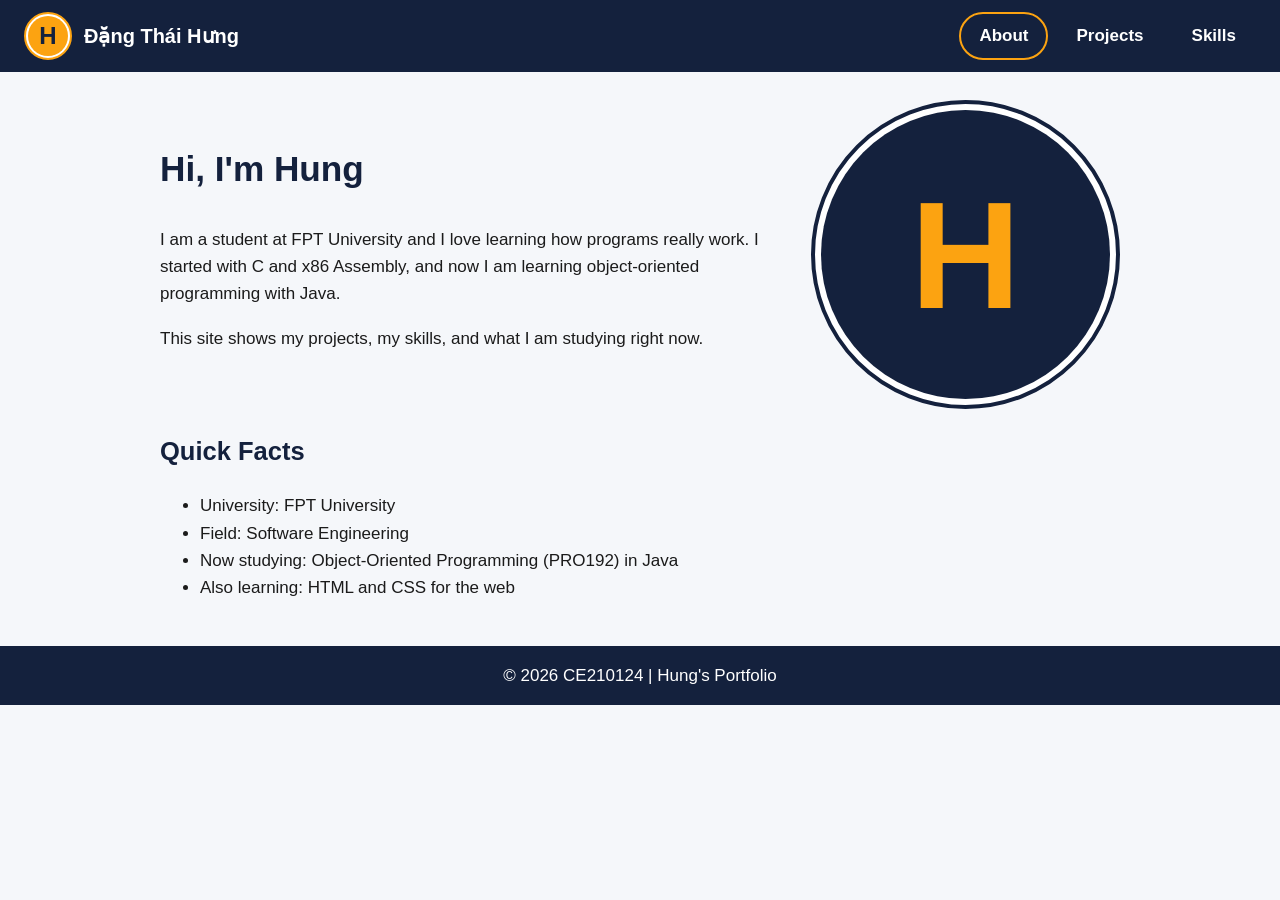
<file: index.html>
<!DOCTYPE html>
<html lang="en">
<head>
    <meta charset="UTF-8">
    <meta name="viewport" content="width=device-width, initial-scale=1">
    <meta name="description" content="Portfolio of Hung, a software engineering student who codes in C, Java and Assembly.">
    <title>About Me | Hung's Portfolio</title>
    <link rel="stylesheet" href="css/style.css">
</head>
<body>
<a class="skip-link" href="#main-content">Skip to Main Content</a>
<header>
    <div class="brand">
        <img src="images/logo.svg" alt="Orange logo with the letter H" width="48" height="48">
        <span>Đặng Thái Hưng</span>
    </div>
    <nav aria-label="Main navigation">
        <ul>
            <li><a href="index.html" aria-current="page">About</a></li>
            <li><a href="projects.html">Projects</a></li>
            <li><a href="skills.html">Skills</a></li>
        </ul>
    </nav>
</header>
<main id="main-content">
<section class="about">
    <div>
        <h1>Hi, I'm Hung</h1>
        <p>I am a student at FPT University and I love learning how programs really work. I started with C and x86 Assembly, and now I am learning object-oriented programming with Java.</p>
        <p>This site shows my projects, my skills, and what I am studying right now.</p>
    </div>
    <img src="images/avatar.svg" alt="Dark circle with an orange letter H, standing for Hung" width="360" height="360">
</section>
<section>
    <h2>Quick Facts</h2>
    <ul>
        <li>University: FPT University</li>
        <li>Field: Software Engineering</li>
        <li>Now studying: Object-Oriented Programming (PRO192) in Java</li>
        <li>Also learning: HTML and CSS for the web</li>
    </ul>
</section>
</main>
<footer>
    <p>&copy; 2026 CE210124 | Hung's Portfolio</p>
</footer>
</body>
</html>
</file>
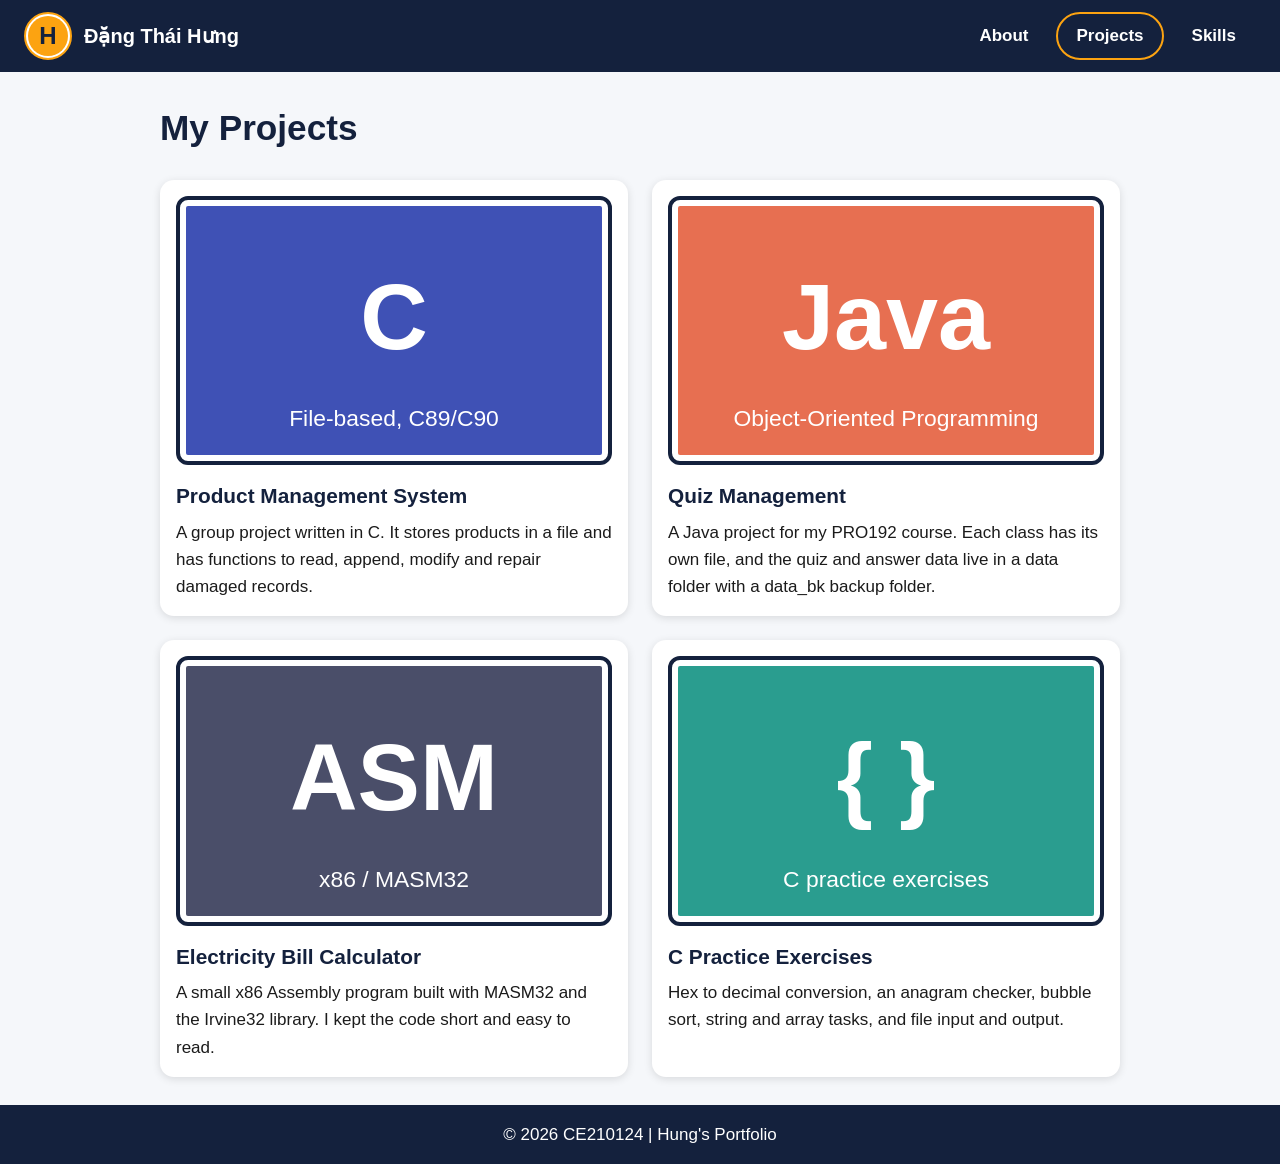
<file: projects.html>
<!DOCTYPE html>
<html lang="en">
<head>
    <meta charset="UTF-8">
    <meta name="viewport" content="width=device-width, initial-scale=1">
    <meta name="description" content="Programming projects by Hung in C, Java and x86 Assembly.">
    <title>Projects | Hung's Portfolio</title>
    <link rel="stylesheet" href="css/style.css">
</head>
<body>
<a class="skip-link" href="#main-content">Skip to Main Content</a>
<header>
    <div class="brand">
        <img src="images/logo.svg" alt="Orange logo with the letter H" width="48" height="48">
        <span>Đặng Thái Hưng</span>
    </div>
    <nav aria-label="Main navigation">
        <ul>
            <li><a href="index.html">About</a></li>
            <li><a href="projects.html" aria-current="page">Projects</a></li>
            <li><a href="skills.html">Skills</a></li>
        </ul>
    </nav>
</header>
<main id="main-content">
<h1>My Projects</h1>
<div class="cards">
    <article class="card">
        <img src="images/project-c.svg" alt="Blue tile with the letter C" width="400" height="240">
        <h2>Product Management System</h2>
        <p>A group project written in C. It stores products in a file and has functions to read, append, modify and repair damaged records.</p>
    </article>
    <article class="card">
        <img src="images/project-java.svg" alt="Orange tile with the word Java" width="400" height="240">
        <h2>Quiz Management</h2>
        <p>A Java project for my PRO192 course. Each class has its own file, and the quiz and answer data live in a data folder with a data_bk backup folder.</p>
    </article>
    <article class="card">
        <img src="images/project-asm.svg" alt="Gray tile with the letters ASM" width="400" height="240">
        <h2>Electricity Bill Calculator</h2>
        <p>A small x86 Assembly program built with MASM32 and the Irvine32 library. I kept the code short and easy to read.</p>
    </article>
    <article class="card">
        <img src="images/project-exercises.svg" alt="Green tile with curly braces" width="400" height="240">
        <h2>C Practice Exercises</h2>
        <p>Hex to decimal conversion, an anagram checker, bubble sort, string and array tasks, and file input and output.</p>
    </article>
</div>
</main>
<footer>
    <p>&copy; 2026 CE210124 | Hung's Portfolio</p>
</footer>
</body>
</html>
</file>
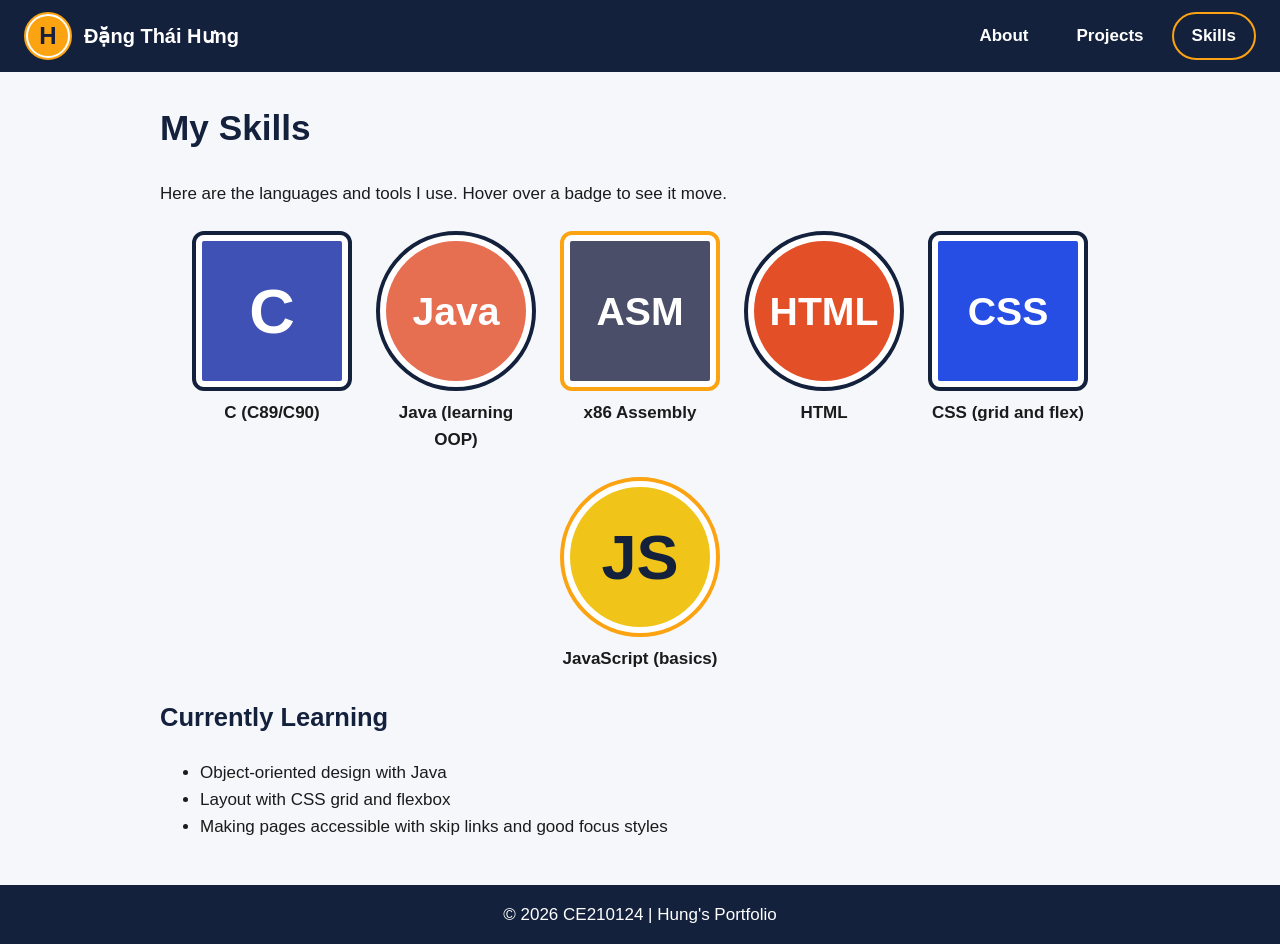
<file: skills.html>
<!DOCTYPE html>
<html lang="en">
<head>
    <meta charset="UTF-8">
    <meta name="viewport" content="width=device-width, initial-scale=1">
    <meta name="description" content="Programming languages and web skills of Hung.">
    <title>Skills | Hung's Portfolio</title>
    <link rel="stylesheet" href="css/style.css">
</head>
<body>
<a class="skip-link" href="#main-content">Skip to Main Content</a>
<header>
    <div class="brand">
        <img src="images/logo.svg" alt="Orange logo with the letter H" width="48" height="48">
        <span>Đặng Thái Hưng</span>
    </div>
    <nav aria-label="Main navigation">
        <ul>
            <li><a href="index.html">About</a></li>
            <li><a href="projects.html">Projects</a></li>
            <li><a href="skills.html" aria-current="page">Skills</a></li>
        </ul>
    </nav>
</header>
<main id="main-content">
<h1>My Skills</h1>
<p>Here are the languages and tools I use. Hover over a badge to see it move.</p>
<div class="badges">
    <figure>
        <img src="images/badge-c.svg" alt="C badge" width="200" height="200">
        <figcaption>C (C89/C90)</figcaption>
    </figure>
    <figure>
        <img src="images/badge-java.svg" alt="Java badge" width="200" height="200">
        <figcaption>Java (learning OOP)</figcaption>
    </figure>
    <figure>
        <img src="images/badge-asm.svg" alt="Assembly badge" width="200" height="200">
        <figcaption>x86 Assembly</figcaption>
    </figure>
    <figure>
        <img src="images/badge-html.svg" alt="HTML badge" width="200" height="200">
        <figcaption>HTML</figcaption>
    </figure>
    <figure>
        <img src="images/badge-css.svg" alt="CSS badge" width="200" height="200">
        <figcaption>CSS (grid and flex)</figcaption>
    </figure>
    <figure>
        <img src="images/badge-js.svg" alt="JavaScript badge" width="200" height="200">
        <figcaption>JavaScript (basics)</figcaption>
    </figure>
</div>
<h2>Currently Learning</h2>
<ul>
    <li>Object-oriented design with Java</li>
    <li>Layout with CSS grid and flexbox</li>
    <li>Making pages accessible with skip links and good focus styles</li>
</ul>
</main>
<footer>
    <p>&copy; 2026 CE210124 | Hung's Portfolio</p>
</footer>
</body>
</html>
</file>
<file: css/style.css>
/* Hung's Portfolio - shared stylesheet */
:root { --navy: #14213d; --accent: #fca311; --bg: #f5f7fa; --text: #1b1b1b; --link: #0b5cad; }
*, *::before, *::after { box-sizing: border-box; }
body { margin: 0; font-family: "Segoe UI", Arial, sans-serif; font-size: 17px; line-height: 1.6; color: var(--text); background-color: var(--bg); }

/* Skip link: hidden off-screen, shown only on focus */
.skip-link { position: absolute; top: -70px; left: 12px; z-index: 10; padding: 10px 16px; background-color: var(--accent); color: var(--navy); font-weight: bold; border-radius: 0 0 8px 8px; transition: top 0.2s; }
.skip-link:focus { top: 0; outline: 3px solid var(--navy); }

/* Header and navigation (flex) */
header { display: flex; flex-wrap: wrap; justify-content: space-between; align-items: center; gap: 12px; padding: 12px 24px; background-color: var(--navy); color: #ffffff; }
.brand { display: flex; align-items: center; gap: 12px; font-size: 1.25rem; font-weight: bold; }
.brand img { width: 48px; height: 48px; padding: 2px; border-width: 2px; border-color: var(--accent); border-radius: 50%; }
nav ul { display: flex; flex-wrap: wrap; gap: 8px; margin: 0; padding: 0; list-style: none; }
nav a { display: block; padding: 8px 18px; color: #ffffff; font-weight: 600; text-decoration: none; border: 2px solid transparent; border-radius: 999px; transition: background-color 0.25s, color 0.25s, transform 0.25s; }
nav a:hover, nav a:focus-visible { background-color: var(--accent); color: var(--navy); transform: translateY(-3px); }
nav a:focus-visible { outline: 3px solid #ffffff; outline-offset: 2px; }
nav a[aria-current="page"] { border-color: var(--accent); }

main { max-width: 1000px; margin: 0 auto; padding: 28px 20px; }
h1 { margin-top: 0; font-size: 2.2rem; color: var(--navy); }
h2 { color: var(--navy); }
main a { color: var(--link); }

/* All images use the box model: border, padding, border-radius */
img { display: block; max-width: 100%; height: auto; padding: 6px; background-color: #ffffff; border: 4px solid var(--navy); border-radius: 12px; transition: border-color 0.3s, transform 0.3s; }

/* Grid: about section (2 columns) and project cards (2 columns) */
.about { display: grid; grid-template-columns: 2fr 1fr; gap: 32px; align-items: center; }
.about img { width: 100%; border-radius: 50%; }
.cards { display: grid; grid-template-columns: repeat(2, 1fr); gap: 24px; }
.card { padding: 16px; background-color: #ffffff; border-radius: 14px; box-shadow: 0 2px 8px rgba(0, 0, 0, 0.12); transition: transform 0.3s, box-shadow 0.3s; }
.card:hover { transform: translateY(-8px); box-shadow: 0 14px 26px rgba(0, 0, 0, 0.22); }
.card:hover img { border-color: var(--accent); }
.card img { width: 100%; }
.card h2 { margin: 14px 0 6px; font-size: 1.3rem; }
.card p { margin: 0; }

/* Flex: skill badges, with nth-child variations */
.badges { display: flex; flex-wrap: wrap; justify-content: center; gap: 24px; margin: 24px 0; }
.badges figure { width: 160px; margin: 0; text-align: center; }
.badges figure:nth-child(odd) img { border-radius: 12px; }
.badges figure:nth-child(even) img { border-radius: 50%; }
.badges figure:nth-child(3n) img { border-color: var(--accent); }
.badges figure:hover img { transform: rotate(-5deg) scale(1.08); }
figcaption { margin-top: 8px; font-weight: 600; }

footer { padding: 16px; text-align: center; background-color: var(--navy); color: #ffffff; }
footer p { margin: 0; }

@media (max-width: 700px) { .about, .cards { grid-template-columns: 1fr; } }
@media (prefers-reduced-motion: reduce) { * { transition: none !important; } }
</file>
